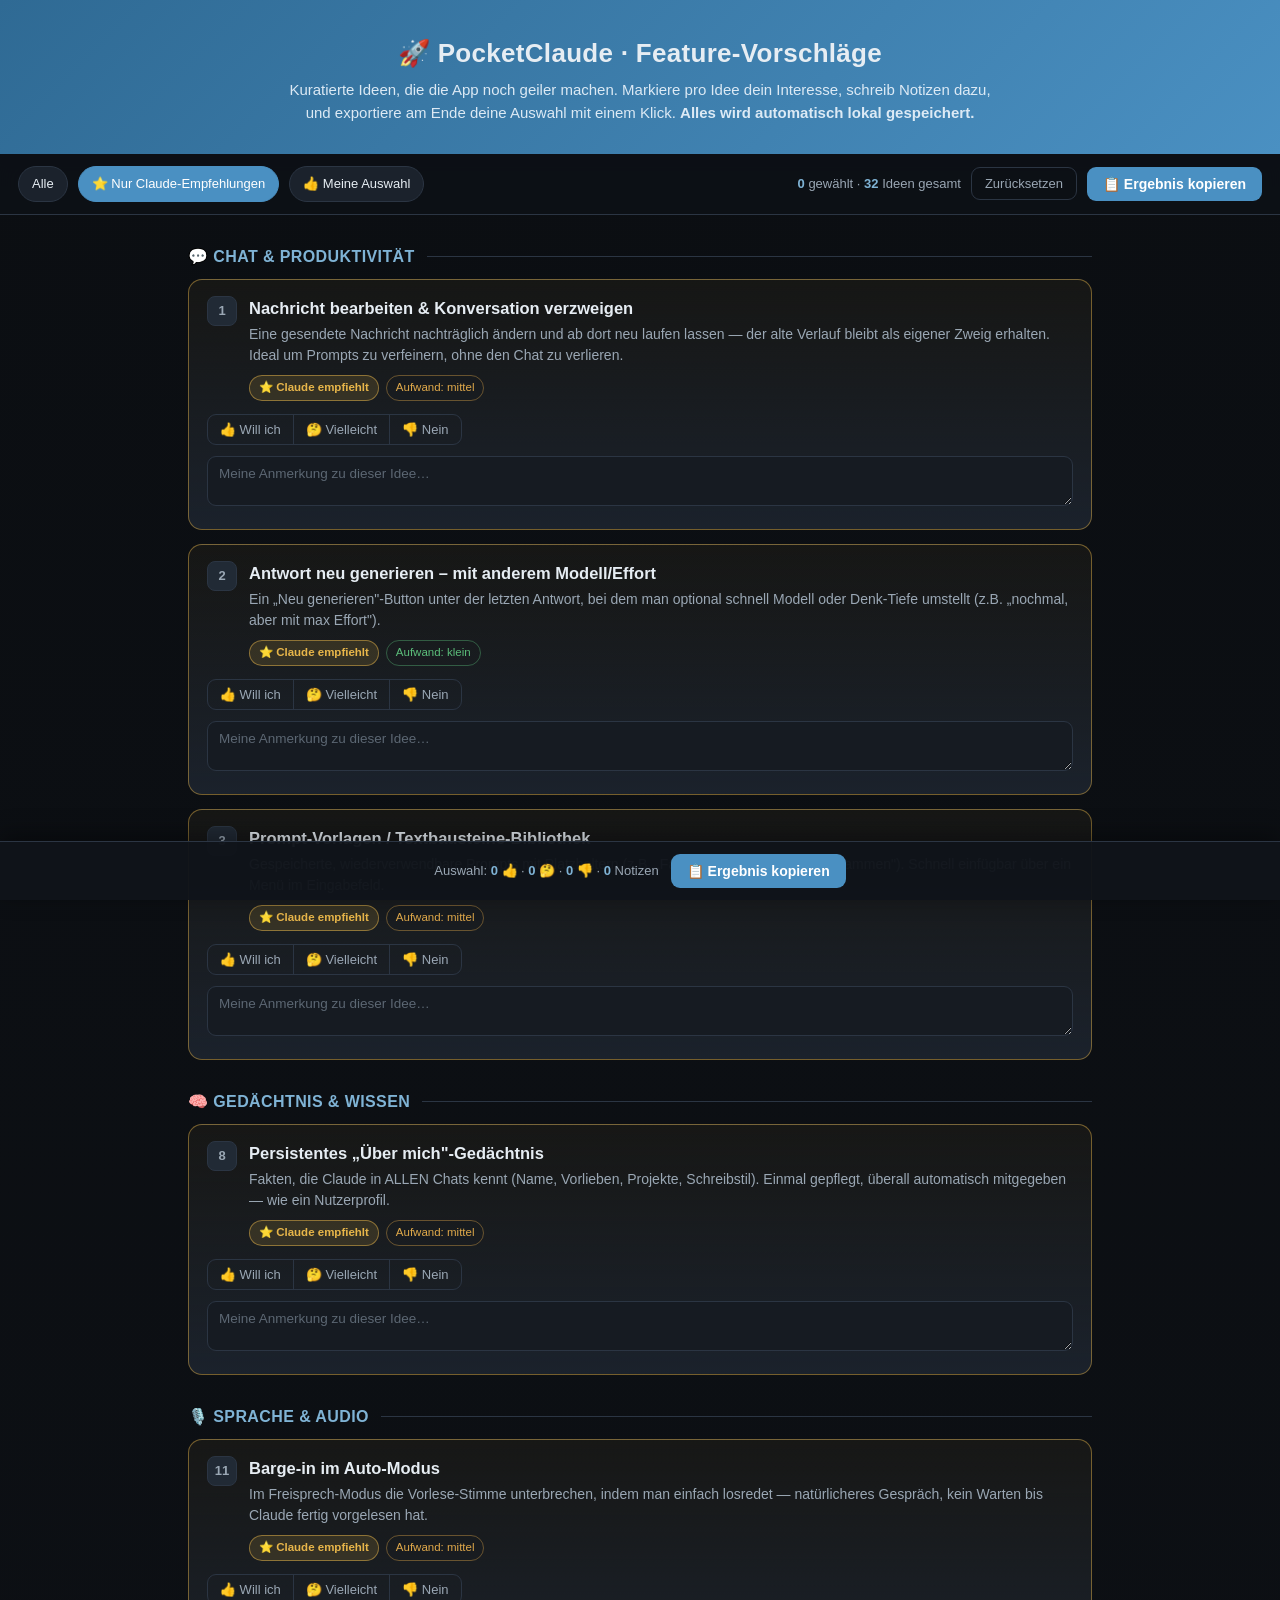
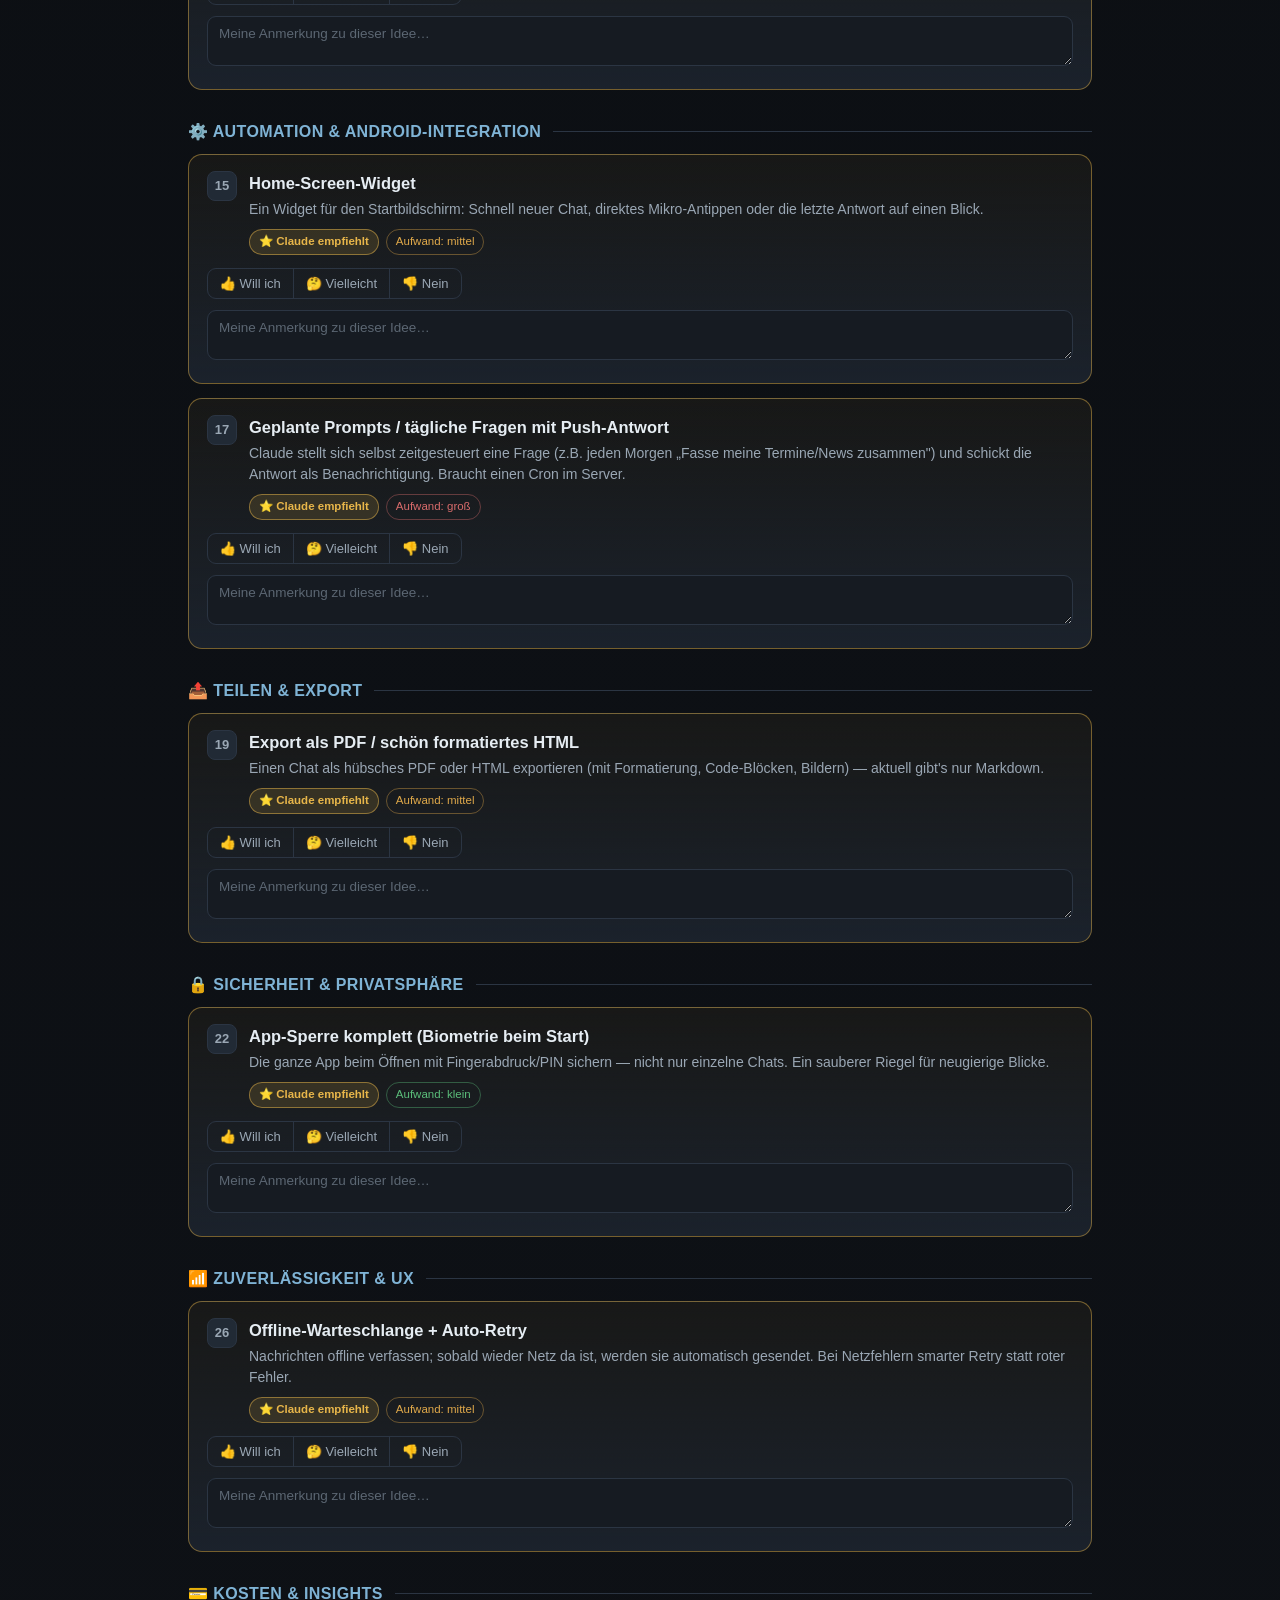
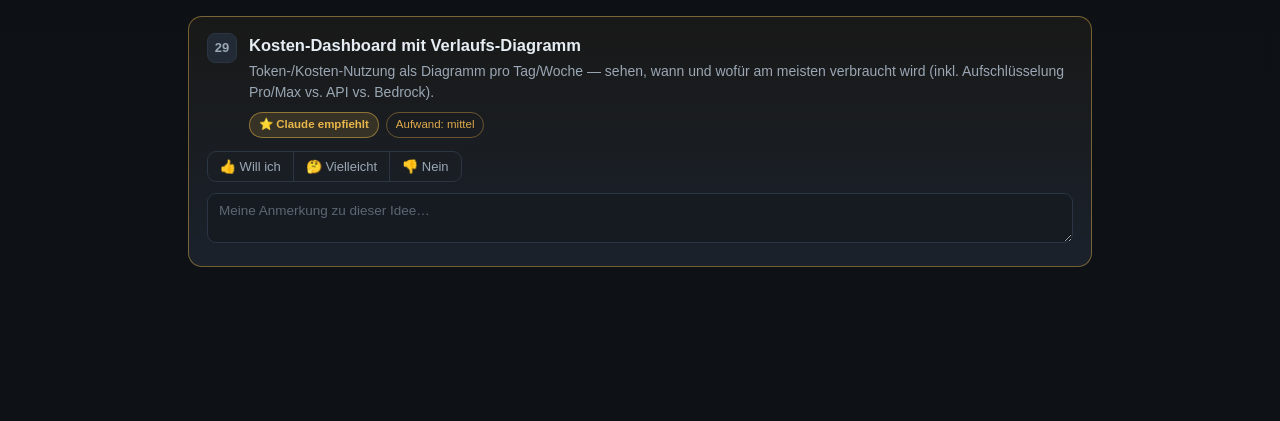
<file: PocketClaude-Feature-Vorschlaege.html>
<!DOCTYPE html>
<html lang="de">
<head>
<meta charset="UTF-8">
<meta name="viewport" content="width=device-width, initial-scale=1.0">
<title>PocketClaude · Feature-Vorschläge</title>
<style>
  :root{
    --bg:#0e1116; --bg2:#161b22; --card:#1b222c; --card2:#212a35;
    --line:#2b3543; --text:#e6edf3; --muted:#9aa7b4;
    --blue:#4A90C2; --blue-d:#2F6A94; --blue-l:#7FB3D5;
    --gold:#e8b64a; --green:#5bbd7a; --amber:#e0a94a; --red:#d76b6b;
    --shadow:0 6px 24px rgba(0,0,0,.35);
  }
  *{box-sizing:border-box}
  html,body{margin:0;padding:0}
  body{
    background:linear-gradient(180deg,#0b0e12 0%,#0e1116 100%);
    color:var(--text);
    font-family:-apple-system,BlinkMacSystemFont,"Segoe UI",Roboto,Helvetica,Arial,sans-serif;
    line-height:1.5; padding:0 0 140px;
  }
  header{
    background:linear-gradient(135deg,var(--blue-d),var(--blue));
    padding:34px 24px 30px; text-align:center; box-shadow:var(--shadow);
    position:relative; overflow:hidden;
  }
  header h1{margin:0 0 6px; font-size:26px; letter-spacing:.3px}
  header p{margin:0; color:#eaf3fb; opacity:.92; max-width:720px; margin-inline:auto; font-size:15px}
  .wrap{max-width:940px; margin:0 auto; padding:0 18px}

  .toolbar{
    position:sticky; top:0; z-index:30; background:rgba(14,17,22,.92);
    backdrop-filter:blur(10px); border-bottom:1px solid var(--line);
    display:flex; gap:10px; align-items:center; flex-wrap:wrap;
    padding:12px 18px; margin-bottom:22px;
  }
  .toolbar .grow{flex:1}
  .chip{
    background:var(--card); border:1px solid var(--line); color:var(--text);
    padding:7px 13px; border-radius:999px; font-size:13px; cursor:pointer;
    display:inline-flex; align-items:center; gap:6px; user-select:none;
  }
  .chip.active{background:var(--blue); border-color:var(--blue); color:#fff}
  .chip:hover{border-color:var(--blue-l)}
  .stat{font-size:13px; color:var(--muted)}
  .stat b{color:var(--blue-l)}
  button.primary{
    background:var(--blue); color:#fff; border:none; padding:9px 16px;
    border-radius:9px; font-size:14px; font-weight:600; cursor:pointer;
  }
  button.primary:hover{background:var(--blue-l)}
  button.ghost{
    background:transparent; color:var(--muted); border:1px solid var(--line);
    padding:8px 13px; border-radius:9px; font-size:13px; cursor:pointer;
  }
  button.ghost:hover{color:var(--text); border-color:var(--blue-l)}

  .cat{margin:30px 0 10px; display:flex; align-items:center; gap:12px}
  .cat h2{margin:0; font-size:16px; color:var(--blue-l); letter-spacing:.4px; text-transform:uppercase}
  .cat .rule{flex:1; height:1px; background:var(--line)}

  .card{
    background:var(--card); border:1px solid var(--line); border-radius:14px;
    padding:16px 18px; margin-bottom:14px; transition:border-color .15s, box-shadow .15s;
  }
  .card:hover{border-color:#3a4757}
  .card.rec{border-color:rgba(232,182,74,.45); background:linear-gradient(180deg,rgba(232,182,74,.05),var(--card))}
  .card.want{border-color:rgba(91,189,122,.5)}
  .card-top{display:flex; align-items:flex-start; gap:12px}
  .card h3{margin:0 0 4px; font-size:16.5px}
  .card .desc{color:var(--muted); font-size:14px; margin:0}
  .num{
    flex:none; width:30px; height:30px; border-radius:8px; background:var(--card2);
    border:1px solid var(--line); display:flex; align-items:center; justify-content:center;
    font-size:13px; color:var(--muted); font-weight:600;
  }
  .badges{display:flex; gap:7px; flex-wrap:wrap; margin-top:9px}
  .badge{font-size:11.5px; padding:3px 9px; border-radius:999px; border:1px solid var(--line); color:var(--muted)}
  .badge.rec{background:rgba(232,182,74,.14); border-color:rgba(232,182,74,.5); color:var(--gold); font-weight:600}
  .badge.eff-s{color:var(--green); border-color:rgba(91,189,122,.4)}
  .badge.eff-m{color:var(--amber); border-color:rgba(224,169,74,.4)}
  .badge.eff-l{color:var(--red); border-color:rgba(215,107,107,.4)}

  .controls{display:flex; gap:8px; align-items:center; flex-wrap:wrap; margin-top:13px}
  .seg{display:inline-flex; border:1px solid var(--line); border-radius:9px; overflow:hidden}
  .seg button{
    background:transparent; color:var(--muted); border:none; padding:7px 12px;
    font-size:13px; cursor:pointer; border-right:1px solid var(--line);
  }
  .seg button:last-child{border-right:none}
  .seg button:hover{background:var(--card2); color:var(--text)}
  .seg button.on-yes{background:var(--green); color:#08110b; font-weight:600}
  .seg button.on-maybe{background:var(--amber); color:#1a1204; font-weight:600}
  .seg button.on-no{background:var(--red); color:#160707; font-weight:600}

  textarea.note{
    width:100%; margin-top:11px; background:var(--bg2); color:var(--text);
    border:1px solid var(--line); border-radius:9px; padding:9px 11px;
    font-size:13.5px; font-family:inherit; resize:vertical; min-height:38px;
  }
  textarea.note:focus{outline:none; border-color:var(--blue)}
  textarea.note::placeholder{color:#5c6773}
  .note.has{border-color:var(--blue-d)}

  .hidden{display:none !important}

  /* Copy bar */
  .copybar{
    position:fixed; left:0; right:0; bottom:0; z-index:40;
    background:rgba(16,20,26,.97); border-top:1px solid var(--line);
    padding:12px 18px; display:flex; gap:12px; align-items:center; justify-content:center;
    box-shadow:0 -6px 24px rgba(0,0,0,.4); flex-wrap:wrap;
  }
  .copybar .info{font-size:13px; color:var(--muted)}
  .copybar .info b{color:var(--blue-l)}

  /* Modal */
  .overlay{
    position:fixed; inset:0; z-index:60; background:rgba(0,0,0,.6);
    display:none; align-items:center; justify-content:center; padding:20px;
  }
  .overlay.show{display:flex}
  .modal{
    background:var(--card); border:1px solid var(--line); border-radius:16px;
    width:100%; max-width:720px; max-height:82vh; display:flex; flex-direction:column;
    box-shadow:var(--shadow);
  }
  .modal-head{padding:16px 20px; border-bottom:1px solid var(--line); display:flex; align-items:center; gap:12px}
  .modal-head h3{margin:0; font-size:17px; flex:1}
  .modal-body{padding:16px 20px; overflow:auto}
  .result{
    width:100%; min-height:320px; background:var(--bg2); color:var(--text);
    border:1px solid var(--line); border-radius:10px; padding:12px;
    font-family:"SF Mono",Menlo,Consolas,monospace; font-size:12.5px; resize:vertical;
  }
  .modal-foot{padding:14px 20px; border-top:1px solid var(--line); display:flex; gap:10px; justify-content:flex-end}
  .toast{
    position:fixed; bottom:90px; left:50%; transform:translateX(-50%);
    background:var(--green); color:#08110b; padding:10px 20px; border-radius:999px;
    font-weight:600; font-size:14px; z-index:80; opacity:0; transition:opacity .25s, transform .25s;
    pointer-events:none;
  }
  .toast.show{opacity:1; transform:translateX(-50%) translateY(-6px)}
  .legend{font-size:12.5px; color:var(--muted); margin-top:14px; text-align:center}
  a{color:var(--blue-l)}
</style>
</head>
<body>
<header>
  <h1>🚀 PocketClaude · Feature-Vorschläge</h1>
  <p>Kuratierte Ideen, die die App noch geiler machen. Markiere pro Idee dein Interesse, schreib Notizen dazu, und exportiere am Ende deine Auswahl mit einem Klick. <b>Alles wird automatisch lokal gespeichert.</b></p>
</header>

<div class="toolbar">
  <span class="chip" data-filter="all" onclick="setFilter('all',this)">Alle</span>
  <span class="chip active" data-filter="rec" onclick="setFilter('rec',this)">⭐ Nur Claude-Empfehlungen</span>
  <span class="chip" data-filter="want" onclick="setFilter('want',this)">👍 Meine Auswahl</span>
  <span class="grow"></span>
  <span class="stat" id="stat"></span>
  <button class="ghost" onclick="resetAll()">Zurücksetzen</button>
  <button class="primary" onclick="openResult()">📋 Ergebnis kopieren</button>
</div>

<div class="wrap" id="list"></div>

<div class="copybar">
  <span class="info">Auswahl: <b id="cWant">0</b> 👍 · <b id="cMaybe">0</b> 🤔 · <b id="cNo">0</b> 👎 · <b id="cNotes">0</b> Notizen</span>
  <button class="primary" onclick="openResult()">📋 Ergebnis kopieren</button>
</div>

<div class="overlay" id="overlay">
  <div class="modal">
    <div class="modal-head">
      <h3>📋 Dein Ergebnis</h3>
      <button class="ghost" onclick="closeResult()">Schließen</button>
    </div>
    <div class="modal-body">
      <p style="margin:0 0 10px;color:var(--muted);font-size:13.5px">
        Das ist deine Auswahl als Text. Klick <b>„In Zwischenablage"</b> und schick's mir einfach zurück in den Chat — dann bauen wir die Features.
      </p>
      <textarea class="result" id="resultText" readonly></textarea>
    </div>
    <div class="modal-foot">
      <button class="ghost" onclick="closeResult()">Abbrechen</button>
      <button class="primary" onclick="copyResult()">📋 In Zwischenablage</button>
    </div>
  </div>
</div>

<div class="toast" id="toast">✓ Kopiert!</div>

<script>
// ---- Feature-Daten ----------------------------------------------------------
// eff: s=klein, m=mittel, l=groß (grober Aufwand). rec=Claude-Empfehlung.
const CATS = [
  {id:"chat", name:"💬 Chat & Produktivität"},
  {id:"mem",  name:"🧠 Gedächtnis & Wissen"},
  {id:"voice",name:"🎙️ Sprache & Audio"},
  {id:"auto", name:"⚙️ Automation & Android-Integration"},
  {id:"share",name:"📤 Teilen & Export"},
  {id:"sec",  name:"🔒 Sicherheit & Privatsphäre"},
  {id:"ux",   name:"📶 Zuverlässigkeit & UX"},
  {id:"cost", name:"💳 Kosten & Insights"},
  {id:"fun",  name:"✨ Spaß & Onboarding"},
];

const F = [
  // Chat & Produktivität
  {c:"chat", rec:1, eff:"m", t:"Nachricht bearbeiten & Konversation verzweigen",
    d:"Eine gesendete Nachricht nachträglich ändern und ab dort neu laufen lassen — der alte Verlauf bleibt als eigener Zweig erhalten. Ideal um Prompts zu verfeinern, ohne den Chat zu verlieren."},
  {c:"chat", rec:1, eff:"s", t:"Antwort neu generieren – mit anderem Modell/Effort",
    d:"Ein „Neu generieren\"-Button unter der letzten Antwort, bei dem man optional schnell Modell oder Denk-Tiefe umstellt (z.B. „nochmal, aber mit max Effort\")."},
  {c:"chat", rec:1, eff:"m", t:"Prompt-Vorlagen / Textbausteine-Bibliothek",
    d:"Gespeicherte, wiederverwendbare Prompts mit Platzhaltern (z.B. „Fasse {Text} in 3 Punkten zusammen\"). Schnell einfügbar über ein Menü im Eingabefeld."},
  {c:"chat", rec:0, eff:"s", t:"Nachrichten-Lesezeichen",
    d:"Einzelne Antworten mit Stern markieren und über eine Liste schnell wieder anspringen — für die guten Antworten, die man später nochmal braucht."},
  {c:"chat", rec:0, eff:"m", t:"Ordner / Tags für Chats",
    d:"Chats über Anpinnen hinaus organisieren: eigene Ordner oder farbige Tags (z.B. „Arbeit\", „Ideen\", „Privat\") mit Filter in der Liste."},
  {c:"chat", rec:0, eff:"s", t:"„Weiter\"-Button bei abgeschnittener Antwort",
    d:"Wenn Claude ans Token-Limit stößt, ein Ein-Klick-„Weiter schreiben\", statt selbst „mach weiter\" tippen zu müssen."},
  {c:"chat", rec:0, eff:"s", t:"Entwurf pro Chat automatisch speichern",
    d:"Halb getippte Nachrichten bleiben pro Konversation erhalten, auch wenn man wegwechselt oder die App schließt."},

  // Gedächtnis & Wissen
  {c:"mem", rec:1, eff:"m", t:"Persistentes „Über mich\"-Gedächtnis",
    d:"Fakten, die Claude in ALLEN Chats kennt (Name, Vorlieben, Projekte, Schreibstil). Einmal gepflegt, überall automatisch mitgegeben — wie ein Nutzerprofil."},
  {c:"mem", rec:0, eff:"m", t:"Globale Wissensdateien",
    d:"Dateien/Notizen, die nicht nur an einem Gem hängen, sondern optional in jedem Chat als Kontext verfügbar sind (z.B. dein Lebenslauf, eine Preisliste)."},
  {c:"mem", rec:0, eff:"l", t:"Semantische Suche über alle Chats",
    d:"Suche nicht nur nach exakten Wörtern, sondern nach Bedeutung („wo ging's um mein Steuerthema?\") — via Embeddings über den gesamten Verlauf."},

  // Sprache & Audio
  {c:"voice", rec:1, eff:"m", t:"Barge-in im Auto-Modus",
    d:"Im Freisprech-Modus die Vorlese-Stimme unterbrechen, indem man einfach losredet — natürlicheres Gespräch, kein Warten bis Claude fertig vorgelesen hat."},
  {c:"voice", rec:0, eff:"s", t:"Lautstärke-Taste als Push-to-Talk",
    d:"Hardware-Taste (z.B. Lauter gedrückt halten) startet die Sprachaufnahme — Diktieren ohne auf den Bildschirm zu schauen."},
  {c:"voice", rec:0, eff:"s", t:"Sprachmemo-Audio zum Transkript speichern",
    d:"Die Original-Audioaufnahme optional behalten (nicht nur den transkribierten Text), zum Nachhören."},
  {c:"voice", rec:0, eff:"s", t:"„Ganzen Chat vorlesen\"-Warteschlange",
    d:"Alle Antworten eines Chats nacheinander vorlesen (Podcast-Modus) — praktisch beim Autofahren oder Sport."},

  // Automation & Android
  {c:"auto", rec:1, eff:"m", t:"Home-Screen-Widget",
    d:"Ein Widget für den Startbildschirm: Schnell neuer Chat, direktes Mikro-Antippen oder die letzte Antwort auf einen Blick."},
  {c:"auto", rec:0, eff:"s", t:"App-Shortcuts (Long-press aufs Icon)",
    d:"Langes Drücken aufs App-Icon öffnet direkt „Neuer Chat\", „Sprache\" oder den zuletzt geöffneten Chat."},
  {c:"auto", rec:1, eff:"l", t:"Geplante Prompts / tägliche Fragen mit Push-Antwort",
    d:"Claude stellt sich selbst zeitgesteuert eine Frage (z.B. jeden Morgen „Fasse meine Termine/News zusammen\") und schickt die Antwort als Benachrichtigung. Braucht einen Cron im Server."},
  {c:"auto", rec:0, eff:"s", t:"Direkte Kamera-Aufnahme als Anhang",
    d:"Foto direkt aus der App aufnehmen und anhängen, statt den Umweg über die Galerie zu gehen."},

  // Teilen & Export
  {c:"share", rec:1, eff:"m", t:"Export als PDF / schön formatiertes HTML",
    d:"Einen Chat als hübsches PDF oder HTML exportieren (mit Formatierung, Code-Blöcken, Bildern) — aktuell gibt's nur Markdown."},
  {c:"share", rec:0, eff:"s", t:"Einzelne Nachricht als Bild-Karte teilen",
    d:"Eine gute Antwort als schön gestaltetes Bild (Sharepic) exportieren — teilbar in Chats/Social ohne Screenshot-Gefummel."},
  {c:"share", rec:0, eff:"l", t:"Öffentlicher Read-only-Share-Link",
    d:"Einen Chat als Web-Link teilen, den andere (ohne Login) nur lesen können — der Server hostet eine schlanke Ansicht."},

  // Sicherheit
  {c:"sec", rec:1, eff:"s", t:"App-Sperre komplett (Biometrie beim Start)",
    d:"Die ganze App beim Öffnen mit Fingerabdruck/PIN sichern — nicht nur einzelne Chats. Ein sauberer Riegel für neugierige Blicke."},
  {c:"sec", rec:0, eff:"m", t:"Inkognito-/Ephemeral-Chat",
    d:"Ein Chat-Modus, der nichts speichert — nach dem Schließen ist alles weg. Für sensible Einmal-Fragen."},
  {c:"sec", rec:0, eff:"s", t:"Auto-Löschen alter Chats nach N Tagen",
    d:"Optional Chats automatisch aufräumen, die älter als X Tage sind — weniger Ballast, mehr Privatsphäre."},
  {c:"sec", rec:0, eff:"s", t:"Nachrichteninhalt in Benachrichtigungen ausblenden",
    d:"Push-Vorschau zeigt nur „Neue Antwort\" statt des Textes — nichts Sensibles auf dem Sperrbildschirm."},

  // Zuverlässigkeit & UX
  {c:"ux", rec:1, eff:"m", t:"Offline-Warteschlange + Auto-Retry",
    d:"Nachrichten offline verfassen; sobald wieder Netz da ist, werden sie automatisch gesendet. Bei Netzfehlern smarter Retry statt roter Fehler."},
  {c:"ux", rec:0, eff:"s", t:"Verbindungs-/Server-Status-Anzeige",
    d:"Ein kleiner Indikator, ob der Server erreichbar ist (online/langsam/offline) — statt erst beim Senden zu merken, dass was klemmt."},
  {c:"ux", rec:0, eff:"m", t:"Cross-Device-Sync für Bild-Historie & Entwürfe",
    d:"Generierte Bilder und Entwürfe liegen aktuell nur lokal auf dem Gerät. Über den Server synchronisiert wären sie auch im Web-UI und auf anderen Geräten da."},

  // Kosten & Insights
  {c:"cost", rec:1, eff:"m", t:"Kosten-Dashboard mit Verlaufs-Diagramm",
    d:"Token-/Kosten-Nutzung als Diagramm pro Tag/Woche — sehen, wann und wofür am meisten verbraucht wird (inkl. Aufschlüsselung Pro/Max vs. API vs. Bedrock)."},
  {c:"cost", rec:0, eff:"m", t:"Budget-Warnungen / Nutzungslimits",
    d:"Ein Monatsbudget setzen; bei z.B. 80 % gibt's eine Push-Warnung — schützt vor bösen Überraschungen bei API/Bedrock."},

  // Spaß & Onboarding
  {c:"fun", rec:0, eff:"s", t:"Starter-Pack weiterer Built-in-Gems",
    d:"Aktuell gibt's nur den Meme-Finder. Ein Paket nützlicher fertiger Gems (Übersetzer, Zusammenfasser, Reise-Planer, Code-Reviewer, …) zum sofort Loslegen."},
  {c:"fun", rec:0, eff:"s", t:"Tägliche Prompt-Vorschläge auf dem Home-Screen",
    d:"Auf dem leeren Chat-Screen wechselnde Anregungen/Ideen, was man Claude fragen könnte — Inspiration + Onboarding in einem."},
];

// ---- State ------------------------------------------------------------------
const KEY="pocketclaude_features_v1";
let state = JSON.parse(localStorage.getItem(KEY) || "{}"); // {idx:{v:'yes'|'maybe'|'no', n:'note'}}
let filter = "rec";

function save(){ localStorage.setItem(KEY, JSON.stringify(state)); }
function effLabel(e){ return e==='s'?'Aufwand: klein':e==='m'?'Aufwand: mittel':'Aufwand: groß'; }
function effClass(e){ return e==='s'?'eff-s':e==='m'?'eff-m':'eff-l'; }

function render(){
  const list = document.getElementById("list");
  list.innerHTML = "";
  CATS.forEach(cat=>{
    const items = F.map((f,i)=>({f,i})).filter(x=>x.f.c===cat.id);
    if(!items.length) return;
    const visible = items.filter(x=>passesFilter(x.i));
    if(!visible.length) return;
    const h = document.createElement("div");
    h.className="cat";
    h.innerHTML = `<h2>${cat.name}</h2><div class="rule"></div>`;
    list.appendChild(h);
    visible.forEach(({f,i})=> list.appendChild(cardEl(f,i)));
  });
  updateStats();
}

function passesFilter(i){
  const s = state[i]||{};
  if(filter==="all") return true;
  if(filter==="rec") return F[i].rec===1;
  if(filter==="want") return s.v==="yes";
  return true;
}

function cardEl(f,i){
  const s = state[i]||{};
  const el = document.createElement("div");
  el.className = "card" + (f.rec? " rec":"") + (s.v==="yes"? " want":"");
  const recBadge = f.rec? `<span class="badge rec">⭐ Claude empfiehlt</span>`:"";
  el.innerHTML = `
    <div class="card-top">
      <div class="num">${i+1}</div>
      <div style="flex:1">
        <h3>${f.t}</h3>
        <p class="desc">${f.d}</p>
        <div class="badges">
          ${recBadge}
          <span class="badge ${effClass(f.eff)}">${effLabel(f.eff)}</span>
        </div>
      </div>
    </div>
    <div class="controls">
      <div class="seg">
        <button data-v="yes"   class="${s.v==='yes'?'on-yes':''}"   onclick="setVote(${i},'yes',this)">👍 Will ich</button>
        <button data-v="maybe" class="${s.v==='maybe'?'on-maybe':''}" onclick="setVote(${i},'maybe',this)">🤔 Vielleicht</button>
        <button data-v="no"    class="${s.v==='no'?'on-no':''}"     onclick="setVote(${i},'no',this)">👎 Nein</button>
      </div>
    </div>
    <textarea class="note ${s.n?'has':''}" placeholder="Meine Anmerkung zu dieser Idee…" oninput="setNote(${i},this)">${s.n? escapeHtml(s.n):""}</textarea>
  `;
  return el;
}

function escapeHtml(t){return t.replace(/&/g,"&amp;").replace(/</g,"&lt;").replace(/>/g,"&gt;");}

function setVote(i,v){
  state[i]=state[i]||{};
  state[i].v = (state[i].v===v)? null : v; // toggle off
  save(); render();
}
function setNote(i,ta){
  state[i]=state[i]||{};
  state[i].n = ta.value;
  ta.classList.toggle("has", !!ta.value);
  save(); updateStats();
}
function setFilter(f,el){
  filter=f;
  document.querySelectorAll(".chip").forEach(c=>c.classList.remove("active"));
  el.classList.add("active");
  render();
}
function resetAll(){
  if(!confirm("Wirklich alle Bewertungen und Notizen zurücksetzen?")) return;
  state={}; save(); render();
}

function counts(){
  let y=0,m=0,n=0,notes=0;
  Object.values(state).forEach(s=>{
    if(s.v==="yes")y++; else if(s.v==="maybe")m++; else if(s.v==="no")n++;
    if(s.n && s.n.trim())notes++;
  });
  return {y,m,n,notes};
}
function updateStats(){
  const c=counts();
  document.getElementById("cWant").textContent=c.y;
  document.getElementById("cMaybe").textContent=c.m;
  document.getElementById("cNo").textContent=c.n;
  document.getElementById("cNotes").textContent=c.notes;
  document.getElementById("stat").innerHTML =
    `<b>${c.y}</b> gewählt · <b>${F.length}</b> Ideen gesamt`;
}

// ---- Ergebnis / Copy --------------------------------------------------------
function buildResult(){
  const c=counts();
  const d=new Date();
  const stamp = d.toLocaleDateString("de-DE")+" "+d.toLocaleTimeString("de-DE",{hour:'2-digit',minute:'2-digit'});
  let out = `# PocketClaude – meine Feature-Auswahl (${stamp})\n\n`;
  out += `Zusammenfassung: ${c.y}× "Will ich", ${c.m}× "Vielleicht", ${c.n}× "Nein".\n`;

  const groups = [
    {v:"yes",   title:"## 👍 Will ich unbedingt"},
    {v:"maybe", title:"## 🤔 Vielleicht"},
    {v:"no",    title:"## 👎 Eher nicht"},
  ];
  groups.forEach(g=>{
    const rows = F.map((f,i)=>({f,i})).filter(x=> (state[x.i]||{}).v===g.v);
    if(!rows.length) return;
    out += `\n${g.title}\n`;
    rows.forEach(({f,i})=>{
      const cat = CATS.find(c=>c.id===f.c).name.replace(/^[^\wÄÖÜäöü]+/,"").trim();
      const note = (state[i]||{}).n;
      out += `- [${cat}] ${f.t}${f.rec?" ⭐":""}`;
      out += note && note.trim()? `\n    Notiz: ${note.trim()}` : "";
      out += "\n";
    });
  });

  // Notizen zu Ideen ohne Bewertung
  const orphan = F.map((f,i)=>({f,i})).filter(x=>{
    const s=state[x.i]||{}; return (!s.v) && s.n && s.n.trim();
  });
  if(orphan.length){
    out += `\n## 📝 Weitere Notizen (ohne Bewertung)\n`;
    orphan.forEach(({f,i})=>{
      out += `- ${f.t}: ${state[i].n.trim()}\n`;
    });
  }

  if(c.y+c.m+c.n===0 && !orphan.length){
    out += `\n(Noch nichts ausgewählt.)\n`;
  }
  return out;
}

function openResult(){
  document.getElementById("resultText").value = buildResult();
  document.getElementById("overlay").classList.add("show");
}
function closeResult(){ document.getElementById("overlay").classList.remove("show"); }
function copyResult(){
  const ta=document.getElementById("resultText");
  ta.select();
  navigator.clipboard.writeText(ta.value).then(showToast).catch(()=>{
    document.execCommand("copy"); showToast();
  });
}
function showToast(){
  const t=document.getElementById("toast");
  t.classList.add("show");
  setTimeout(()=>t.classList.remove("show"),1600);
}
document.getElementById("overlay").addEventListener("click",e=>{
  if(e.target.id==="overlay") closeResult();
});

render();
</script>
</body>
</html>
</file>
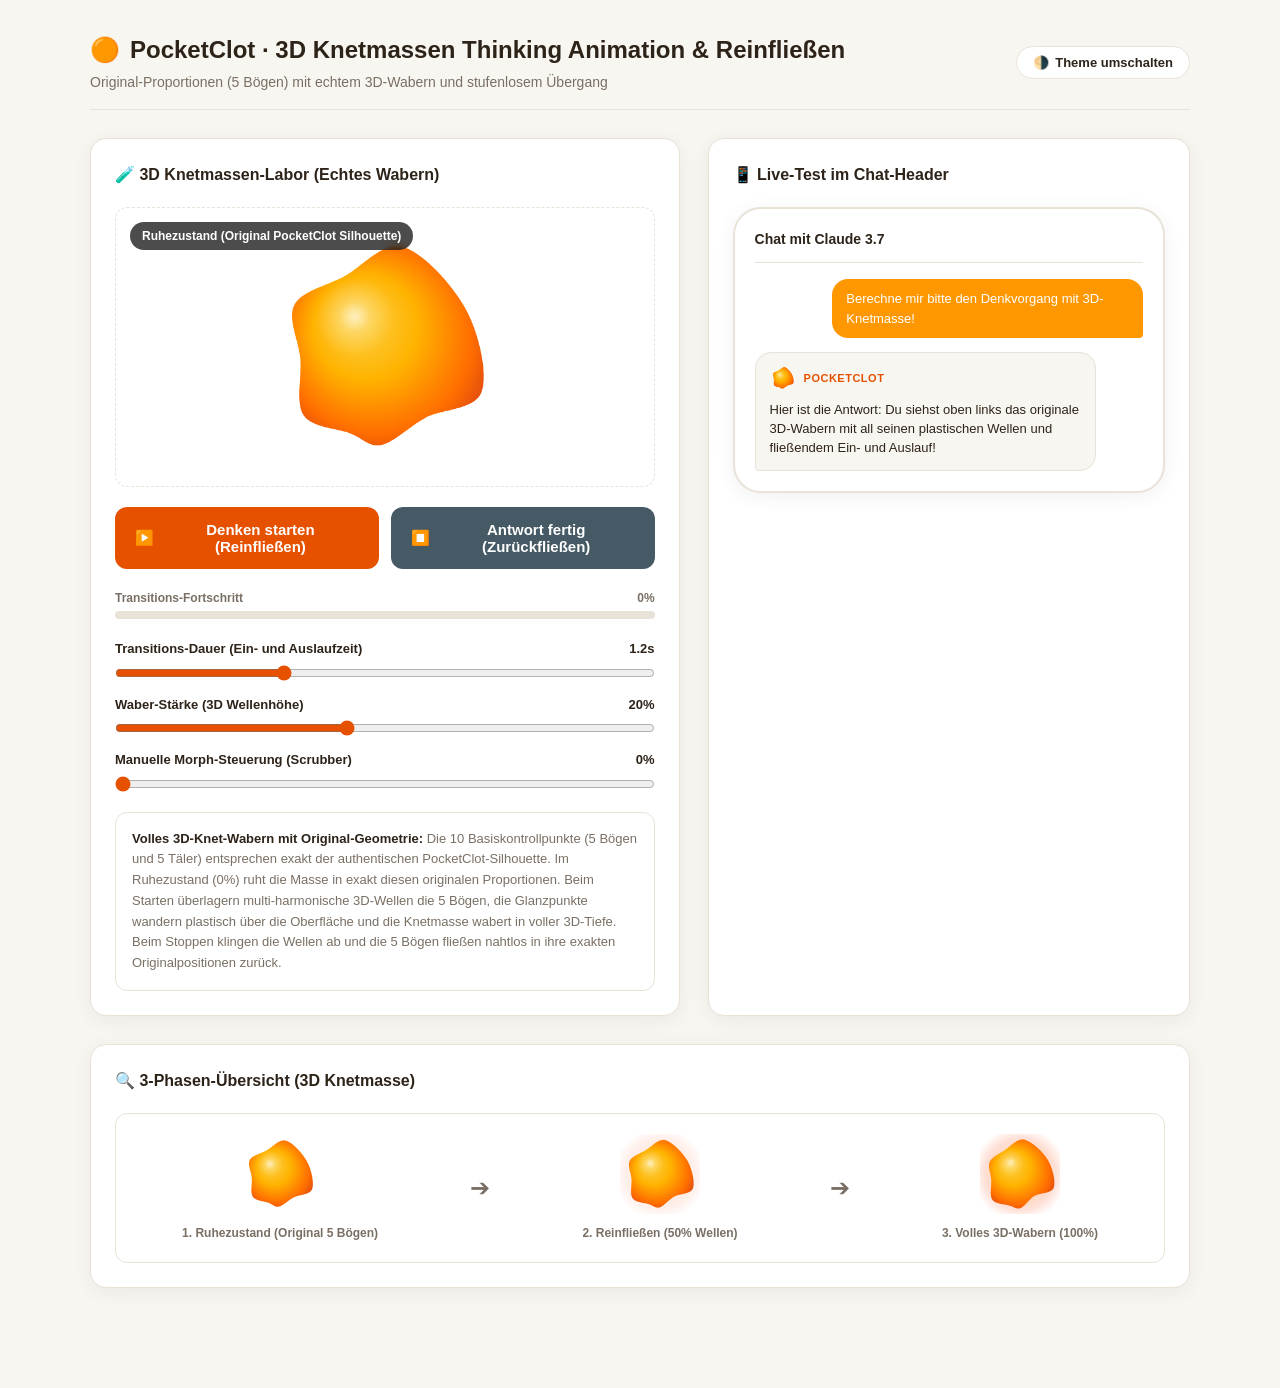
<file: Animation/preview.html>
<!DOCTYPE html>
<html lang="de">
<head>
  <meta charset="UTF-8">
  <meta name="viewport" content="width=device-width, initial-scale=1.0">
  <title>PocketClot · 3D Knetmassen Thinking Animation & Reinfließen</title>
  <style>
    :root {
      --bg-primary: #F8F6F0;
      --bg-surface: #FFFFFF;
      --bg-card: #FFFFFF;
      --text-main: #2D2319;
      --text-muted: #7A6F64;
      --border-color: #E8E2D8;
      --accent: #E65100;
      --accent-warm: #FF9800;
      --accent-glow: rgba(255, 152, 0, 0.35);
      --font-family: -apple-system, BlinkMacSystemFont, "Segoe UI", Roboto, Helvetica, Arial, sans-serif;
      --radius: 16px;
      --shadow: 0 4px 20px rgba(0, 0, 0, 0.06);
    }

    body.dark {
      --bg-primary: #141210;
      --bg-surface: #1E1B18;
      --bg-card: #25221E;
      --text-main: #EDE7DF;
      --text-muted: #9E9387;
      --border-color: #38332D;
      --accent: #FF9800;
      --accent-warm: #FFA726;
      --accent-glow: rgba(255, 152, 0, 0.25);
      --shadow: 0 4px 24px rgba(0, 0, 0, 0.4);
    }

    * { box-sizing: border-box; margin: 0; padding: 0; }

    body {
      font-family: var(--font-family);
      background-color: var(--bg-primary);
      color: var(--text-main);
      line-height: 1.5;
      padding: 32px 20px 100px 20px;
      display: flex;
      justify-content: center;
      transition: background-color 0.3s, color 0.3s;
    }

    .container {
      max-width: 1100px;
      width: 100%;
      display: flex;
      flex-direction: column;
      gap: 28px;
    }

    header {
      display: flex;
      justify-content: space-between;
      align-items: center;
      padding-bottom: 16px;
      border-bottom: 1px solid var(--border-color);
    }

    .header-title h1 {
      font-size: 24px;
      font-weight: 700;
      display: flex;
      align-items: center;
      gap: 10px;
    }

    .header-title p {
      font-size: 14px;
      color: var(--text-muted);
      margin-top: 4px;
    }

    .theme-toggle {
      background: var(--bg-surface);
      border: 1px solid var(--border-color);
      color: var(--text-main);
      padding: 8px 16px;
      border-radius: 20px;
      cursor: pointer;
      font-size: 13px;
      font-weight: 600;
      display: flex;
      align-items: center;
      gap: 6px;
      transition: all 0.2s;
    }

    .theme-toggle:hover { border-color: var(--accent-warm); }

    .grid-2 {
      display: grid;
      grid-template-columns: 1.1fr 0.9fr;
      gap: 28px;
    }

    @media (max-width: 860px) {
      .grid-2 { grid-template-columns: 1fr; }
    }

    .card {
      background: var(--bg-card);
      border: 1px solid var(--border-color);
      border-radius: var(--radius);
      padding: 24px;
      box-shadow: var(--shadow);
      display: flex;
      flex-direction: column;
      gap: 20px;
    }

    .card-title {
      font-size: 16px;
      font-weight: 700;
      display: flex;
      justify-content: space-between;
      align-items: center;
    }

    .stage-container {
      display: flex;
      flex-direction: column;
      align-items: center;
      justify-content: center;
      min-height: 280px;
      background: var(--bg-surface);
      border-radius: 12px;
      border: 1px dashed var(--border-color);
      position: relative;
      overflow: hidden;
    }

    canvas.stage-canvas {
      max-width: 240px;
      max-height: 240px;
      width: 100%;
      height: 100%;
    }

    .transition-state-pill {
      position: absolute;
      top: 14px;
      left: 14px;
      background: rgba(0, 0, 0, 0.7);
      color: #FFF;
      padding: 5px 12px;
      border-radius: 14px;
      font-size: 12px;
      font-weight: 600;
      backdrop-filter: blur(4px);
    }

    .action-bar {
      display: flex;
      gap: 12px;
    }

    .btn-action {
      flex: 1;
      background: var(--accent);
      color: #FFFFFF;
      border: none;
      padding: 14px 20px;
      border-radius: 12px;
      font-size: 15px;
      font-weight: 700;
      cursor: pointer;
      display: flex;
      align-items: center;
      justify-content: center;
      gap: 8px;
      transition: background 0.2s, transform 0.1s;
    }

    .btn-action:hover { background: #D84315; }
    .btn-action:active { transform: scale(0.98); }

    .btn-action.stop { background: #455A64; }
    .btn-action.stop:hover { background: #37474F; }

    .progress-track {
      width: 100%;
      height: 8px;
      background: var(--border-color);
      border-radius: 4px;
      overflow: hidden;
      margin-top: 4px;
    }

    .progress-fill {
      height: 100%;
      width: 0%;
      background: var(--accent);
      transition: width 0.05s linear;
    }

    .controls-grid {
      display: flex;
      flex-direction: column;
      gap: 14px;
    }

    .control-row {
      display: flex;
      flex-direction: column;
      gap: 6px;
    }

    .control-header {
      display: flex;
      justify-content: space-between;
      font-size: 13px;
      font-weight: 600;
    }

    input[type="range"] {
      width: 100%;
      accent-color: var(--accent);
    }

    /* Phone Mockup */
    .phone-mockup {
      background: var(--bg-surface);
      border: 2px solid var(--border-color);
      border-radius: 28px;
      padding: 20px;
      display: flex;
      flex-direction: column;
      gap: 16px;
      box-shadow: var(--shadow);
    }

    .chat-header {
      display: flex;
      align-items: center;
      justify-content: space-between;
      border-bottom: 1px solid var(--border-color);
      padding-bottom: 12px;
    }

    .chat-messages {
      display: flex;
      flex-direction: column;
      gap: 14px;
      min-height: 180px;
    }

    .user-bubble {
      align-self: flex-end;
      background: var(--accent-warm);
      color: #FFFFFF;
      padding: 10px 14px;
      border-radius: 16px 16px 4px 16px;
      font-size: 13px;
      max-width: 80%;
    }

    .assistant-stream-block {
      align-self: flex-start;
      background: var(--bg-primary);
      border: 1px solid var(--border-color);
      border-radius: 16px 16px 16px 4px;
      padding: 12px 14px;
      display: flex;
      flex-direction: column;
      gap: 10px;
      max-width: 88%;
    }

    .assistant-header {
      display: flex;
      align-items: center;
      gap: 8px;
    }

    .app-brand-text {
      font-size: 11px;
      font-weight: 700;
      letter-spacing: 0.5px;
      color: var(--accent);
    }

    .typing-dots {
      display: flex;
      gap: 4px;
      align-items: center;
      padding: 4px 0;
    }

    .dot {
      width: 6px;
      height: 6px;
      background: var(--accent-warm);
      border-radius: 50%;
      animation: bounce 1.4s infinite ease-in-out both;
    }

    .dot:nth-child(1) { animation-delay: -0.32s; }
    .dot:nth-child(2) { animation-delay: -0.16s; }

    @keyframes bounce {
      0%, 80%, 100% { transform: scale(0); }
      40% { transform: scale(1); }
    }

    .explanation-box {
      background: var(--bg-surface);
      border: 1px solid var(--border-color);
      border-radius: 12px;
      padding: 16px;
      font-size: 13px;
      color: var(--text-muted);
      line-height: 1.6;
    }

    .explanation-box strong {
      color: var(--text-main);
    }

    .compare-container {
      display: flex;
      align-items: center;
      justify-content: space-around;
      padding: 20px;
      background: var(--bg-surface);
      border-radius: 12px;
      border: 1px solid var(--border-color);
    }

    .compare-item {
      display: flex;
      flex-direction: column;
      align-items: center;
      gap: 10px;
    }

    .compare-label {
      font-size: 12px;
      font-weight: 600;
      color: var(--text-muted);
    }
  </style>
</head>
<body>

<div class="container">

  <header>
    <div class="header-title">
      <h1><span>🟠</span> PocketClot · 3D Knetmassen Thinking Animation & Reinfließen</h1>
      <p>Original-Proportionen (5 Bögen) mit echtem 3D-Wabern und stufenlosem Übergang</p>
    </div>
    <button class="theme-toggle" onclick="toggleTheme()">
      <span>🌗</span> Theme umschalten
    </button>
  </header>

  <div class="grid-2">
    
    <!-- Linker Bereich: 3D Knet-Labor -->
    <div class="card">
      <div class="card-title">
        <span>🧪 3D Knetmassen-Labor (Echtes Wabern)</span>
      </div>

      <div class="stage-container">
        <div class="transition-state-pill" id="stageStatusPill">Ruhezustand (Original PocketClot Silhouette)</div>
        <canvas id="stageCanvas" class="stage-canvas" width="400" height="400"></canvas>
      </div>

      <!-- Action Buttons -->
      <div class="action-bar">
        <button class="btn-action" onclick="triggerStart()">
          <span>▶️</span> Denken starten (Reinfließen)
        </button>
        <button class="btn-action stop" onclick="triggerStop()">
          <span>⏹️</span> Antwort fertig (Zurückfließen)
        </button>
      </div>

      <div>
        <div style="display:flex; justify-content:space-between; font-size:12px; font-weight:600; color:var(--text-muted);">
          <span>Transitions-Fortschritt</span>
          <span id="transPctLabel">0%</span>
        </div>
        <div class="progress-track">
          <div class="progress-fill" id="transProgressFill"></div>
        </div>
      </div>

      <!-- Settings -->
      <div class="controls-grid">
        <div class="control-row">
          <div class="control-header">
            <span>Transitions-Dauer (Ein- und Auslaufzeit)</span>
            <span id="durationVal">1.2s</span>
          </div>
          <input type="range" id="durationInput" min="0.4" max="3.0" step="0.1" value="1.2" oninput="updateDuration(this.value)">
        </div>

        <div class="control-row">
          <div class="control-header">
            <span>Waber-Stärke (3D Wellenhöhe)</span>
            <span id="morphVal">20%</span>
          </div>
          <input type="range" id="morphInput" min="0.05" max="0.40" step="0.01" value="0.20" oninput="updateMorph(this.value)">
        </div>

        <div class="control-row">
          <div class="control-header">
            <span>Manuelle Morph-Steuerung (Scrubber)</span>
            <span id="manualVal">0%</span>
          </div>
          <input type="range" id="manualInput" min="0" max="1" step="0.005" value="0" oninput="onScrub(this.value)">
        </div>
      </div>

      <div class="explanation-box">
        <strong>Volles 3D-Knet-Wabern mit Original-Geometrie:</strong>
        Die 10 Basiskontrollpunkte (5 Bögen und 5 Täler) entsprechen exakt der authentischen PocketClot-Silhouette.
        Im Ruhezustand (0%) ruht die Masse in exakt diesen originalen Proportionen.
        Beim Starten überlagern multi-harmonische 3D-Wellen die 5 Bögen, die Glanzpunkte wandern plastisch über die Oberfläche und die Knetmasse wabert in voller 3D-Tiefe.
        Beim Stoppen klingen die Wellen ab und die 5 Bögen fließen nahtlos in ihre exakten Originalpositionen zurück.
      </div>
    </div>

    <!-- Rechter Bereich: Live Chat Mockup -->
    <div class="card">
      <div class="card-title">
        <span>📱 Live-Test im Chat-Header</span>
      </div>

      <div class="phone-mockup">
        <div class="chat-header">
          <div style="font-weight:700; font-size:14px;">Chat mit Claude 3.7</div>
        </div>

        <div class="chat-messages">
          <div class="user-bubble">
            Berechne mir bitte den Denkvorgang mit 3D-Knetmasse!
          </div>

          <div class="assistant-stream-block">
            <div class="assistant-header">
              <!-- Mini Canvas with exact 3D clay wobble -->
              <canvas id="miniCanvas" width="60" height="60" style="width:26px; height:26px;"></canvas>
              <span class="app-brand-text">POCKETCLOT</span>
            </div>

            <div class="typing-dots" id="chatTypingDots" style="display:none;">
              <div class="dot"></div>
              <div class="dot"></div>
              <div class="dot"></div>
            </div>

            <div id="chatAnswerText" style="display:block; font-size:13px; color:var(--text-main); line-height:1.45;">
              Hier ist die Antwort: Du siehst oben links das originale 3D-Wabern mit all seinen plastischen Wellen und fließendem Ein- und Auslauf!
            </div>
          </div>
        </div>
      </div>
    </div>

  </div>

  <!-- Vergleichsbereich -->
  <div class="card">
    <div class="card-title">
      <span>🔍 3-Phasen-Übersicht (3D Knetmasse)</span>
    </div>
    <div class="compare-container">
      
      <div class="compare-item">
        <canvas id="compareStaticCanvas" width="160" height="160" style="width:80px; height:80px;"></canvas>
        <span class="compare-label">1. Ruhezustand (Original 5 Bögen)</span>
      </div>

      <div style="font-size:24px; color:var(--text-muted);">➔</div>

      <div class="compare-item">
        <canvas id="compareMidCanvas" width="160" height="160" style="width:80px; height:80px;"></canvas>
        <span class="compare-label">2. Reinfließen (50% Wellen)</span>
      </div>

      <div style="font-size:24px; color:var(--text-muted);">➔</div>

      <div class="compare-item">
        <canvas id="compareFullCanvas" width="160" height="160" style="width:80px; height:80px;"></canvas>
        <span class="compare-label">3. Volles 3D-Wabern (100%)</span>
      </div>

    </div>
  </div>

</div>

<script>
  let transitionProgress = 0.0;
  let targetProgress = 0.0;
  let transitionDuration = 1.2;
  let baseMorphIntensity = 0.20;
  let isThinking = false;
  let lastTime = performance.now();

  // 10 Key Control Points calibrated directly from the authentic PocketClot logo:
  // 5 Peaks (Lobes) + 5 Valleys
  const BASE_CONTROL_POINTS = [
    { angle: 25 * Math.PI / 180,  rFactor: 1.233 }, // Peak 1: Top-Right Lobe
    { angle: 60 * Math.PI / 180,  rFactor: 0.944 }, // Valley 1: Fixed Clean Corner
    { angle: 92 * Math.PI / 180,  rFactor: 1.134 }, // Peak 2: Bottom-Right Lobe
    { angle: 112 * Math.PI / 180, rFactor: 1.078 }, // Valley 2
    { angle: 140 * Math.PI / 180, rFactor: 1.230 }, // Peak 3: Bottom Lobe
    { angle: 172 * Math.PI / 180, rFactor: 0.990 }, // Valley 3
    { angle: 205 * Math.PI / 180, rFactor: 1.157 }, // Peak 4: Left Lobe
    { angle: 240 * Math.PI / 180, rFactor: 0.944 }, // Valley 4
    { angle: 280 * Math.PI / 180, rFactor: 1.177 }, // Peak 5: Top-Left Lobe
    { angle: 335 * Math.PI / 180, rFactor: 1.033 }  // Valley 5
  ];

  function toggleTheme() {
    document.body.classList.toggle('dark');
  }

  function updateDuration(val) {
    transitionDuration = parseFloat(val);
    document.getElementById('durationVal').innerText = transitionDuration.toFixed(1) + 's';
  }

  function updateMorph(val) {
    baseMorphIntensity = parseFloat(val);
    document.getElementById('morphVal').innerText = Math.round(baseMorphIntensity * 100) + '%';
  }

  function triggerStart() {
    isThinking = true;
    targetProgress = 1.0;
    document.getElementById('chatTypingDots').style.display = 'flex';
    document.getElementById('chatAnswerText').style.display = 'none';
    document.getElementById('stageStatusPill').innerText = 'Reinfließen (3D-Wellen schwellen an)...';
  }

  function triggerStop() {
    isThinking = false;
    targetProgress = 0.0;
    document.getElementById('chatTypingDots').style.display = 'none';
    document.getElementById('chatAnswerText').style.display = 'block';
    document.getElementById('stageStatusPill').innerText = 'Zurückfließen (3D-Wellen klingen ab)...';
  }

  function onScrub(val) {
    targetProgress = parseFloat(val);
    transitionProgress = targetProgress;
    updateUI();
  }

  function updateUI() {
    const pct = Math.round(transitionProgress * 100);
    document.getElementById('transPctLabel').innerText = pct + '%';
    document.getElementById('transProgressFill').style.width = pct + '%';
    document.getElementById('manualInput').value = transitionProgress;
    document.getElementById('manualVal').innerText = pct + '%';

    if (transitionProgress === 0) {
      document.getElementById('stageStatusPill').innerText = 'Ruhezustand (Original PocketClot Silhouette)';
    } else if (transitionProgress === 1) {
      document.getElementById('stageStatusPill').innerText = 'Volles 3D-Knet-Wabern (100%)';
    } else if (targetProgress > transitionProgress) {
      document.getElementById('stageStatusPill').innerText = 'Reinfließen (' + pct + '%)';
    } else {
      document.getElementById('stageStatusPill').innerText = 'Zurückfließen (' + pct + '%)';
    }
  }

  // Render Full 3D Clay Harmonic Morphing with Authentic Logo Proportions
  function draw3DClayBlob(canvas, time, morphP) {
    const ctx = canvas.getContext('2d');
    const w = canvas.width;
    const h = canvas.height;
    ctx.clearRect(0, 0, w, h);

    const cx = w / 2;
    const cy = h / 2;
    const r0 = Math.min(w, h) * 0.36;
    const t = time * 0.0015 * 0.8;

    // Breathing & rotation scaled by morph progress
    const breath = 1.0 + (Math.sin(t * 1.6) * 0.05) * morphP;
    const tilt = (Math.sin(t * 1.2) * 0.06) * morphP;

    ctx.save();
    ctx.translate(cx, cy);
    ctx.rotate(tilt);
    ctx.scale(breath, breath);

    // 1. Warm Ambient Glow
    if (morphP > 0.01) {
      const glowGrad = ctx.createRadialGradient(0, 0, r0 * 0.3, 0, 0, r0 * 1.6);
      glowGrad.addColorStop(0, `rgba(255, 152, 0, ${0.42 * morphP})`);
      glowGrad.addColorStop(0.7, `rgba(255, 87, 34, ${0.18 * morphP})`);
      glowGrad.addColorStop(1, 'rgba(255, 87, 34, 0)');
      ctx.fillStyle = glowGrad;
      ctx.beginPath();
      ctx.arc(0, 0, r0 * 1.6, 0, Math.PI * 2);
      ctx.fill();
    }

    // 2. Compute 10 deformed 3D control points
    const points = [];
    const numPts = BASE_CONTROL_POINTS.length;

    for (let i = 0; i < numPts; i++) {
      const cp = BASE_CONTROL_POINTS[i];
      const angle = cp.angle;
      const baseR = r0 * cp.rFactor;

      // 3D Harmonic Wave Perturbation (only when morphP > 0)
      const wave = 1.0 + (morphP * baseMorphIntensity) * (
        0.16 * Math.sin(2 * angle + t * 2.2) +
        0.11 * Math.cos(3 * angle - t * 1.5) +
        0.06 * Math.sin(5 * angle + t * 2.8)
      );

      const r = baseR * wave;
      points.push({
        x: r * Math.cos(angle),
        y: r * Math.sin(angle)
      });
    }

    // 3. Catmull-Rom to Smooth Cubic Bezier Spline
    ctx.beginPath();
    ctx.moveTo(points[0].x, points[0].y);
    for (let i = 0; i < numPts; i++) {
      const pPrev = points[(i - 1 + numPts) % numPts];
      const pCurr = points[i];
      const pNext = points[(i + 1) % numPts];
      const pNext2 = points[(i + 2) % numPts];

      const c1x = pCurr.x + (pNext.x - pPrev.x) / 6;
      const c1y = pCurr.y + (pNext.y - pPrev.y) / 6;
      const c2x = pNext.x - (pNext2.x - pCurr.x) / 6;
      const c2y = pNext.y - (pNext2.y - pCurr.y) / 6;

      ctx.bezierCurveTo(c1x, c1y, c2x, c2y, pNext.x, pNext.y);
    }
    ctx.closePath();

    // 4. Rich 3D Clay Radial Gradient Fill
    const lx = -r0 * 0.35;
    const ly = -r0 * 0.35;
    const bodyGrad = ctx.createRadialGradient(lx, ly, r0 * 0.1, 0, 0, r0 * 1.55);
    bodyGrad.addColorStop(0, '#FDD043');
    bodyGrad.addColorStop(0.35, '#FFB300');
    bodyGrad.addColorStop(0.70, '#FF6D00');
    bodyGrad.addColorStop(0.90, '#D84315');
    bodyGrad.addColorStop(1, '#BF360C');

    ctx.fillStyle = bodyGrad;
    ctx.fill();

    // 5. Specular Clay Highlight (wanders smoothly with 3D waves)
    const hx = lx + (Math.cos(t * 1.5) * (r0 * 0.06)) * morphP;
    const hy = ly + (Math.sin(t * 1.2) * (r0 * 0.06)) * morphP;
    const specGrad = ctx.createRadialGradient(hx, hy, 0, hx, hy, r0 * 0.45);
    specGrad.addColorStop(0, 'rgba(255, 255, 255, 0.65)');
    specGrad.addColorStop(0.4, 'rgba(255, 255, 255, 0.20)');
    specGrad.addColorStop(1, 'rgba(255, 255, 255, 0)');
    ctx.fillStyle = specGrad;
    ctx.beginPath();
    ctx.arc(hx, hy, r0 * 0.45, 0, Math.PI * 2);
    ctx.fill();

    ctx.restore();
  }

  function animate(now) {
    const dt = (now - lastTime) / 1000;
    lastTime = now;

    if (Math.abs(targetProgress - transitionProgress) > 0.0005) {
      const step = (1.0 / transitionDuration) * dt;
      if (targetProgress > transitionProgress) {
        transitionProgress = Math.min(targetProgress, transitionProgress + step);
      } else {
        transitionProgress = Math.max(targetProgress, transitionProgress - step);
      }
      updateUI();
    } else {
      transitionProgress = targetProgress;
    }

    const smoothedP = transitionProgress * transitionProgress * (3 - 2 * transitionProgress);

    draw3DClayBlob(document.getElementById('stageCanvas'), now, smoothedP);
    draw3DClayBlob(document.getElementById('miniCanvas'), now, smoothedP);

    // 3-Phase Comparison
    draw3DClayBlob(document.getElementById('compareStaticCanvas'), 0, 0.0);
    draw3DClayBlob(document.getElementById('compareMidCanvas'), now, 0.5);
    draw3DClayBlob(document.getElementById('compareFullCanvas'), now, 1.0);

    requestAnimationFrame(animate);
  }

  requestAnimationFrame(animate);
</script>

</body>
</html>
</file>
